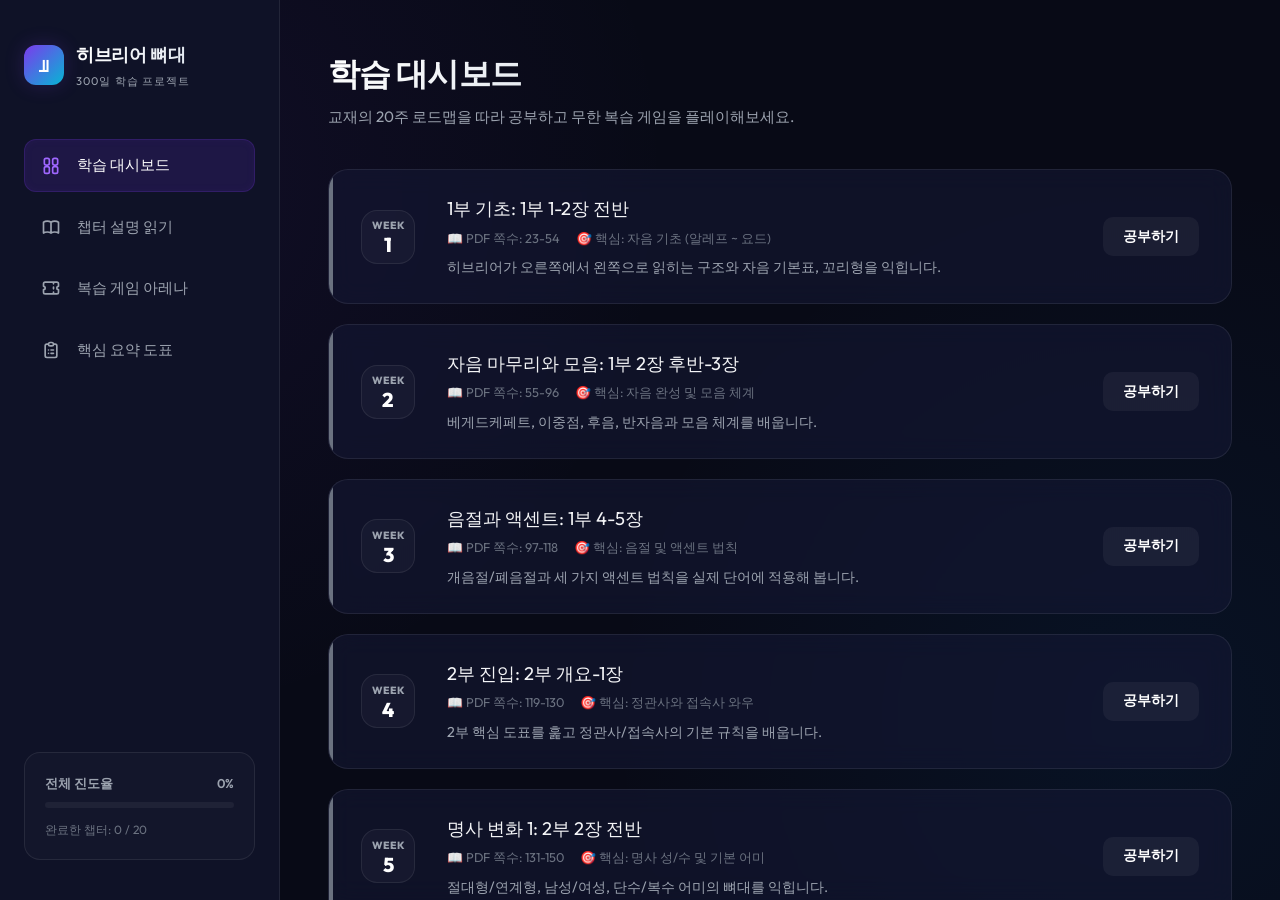
<file: index.html>
<!DOCTYPE html>
<html lang="ko">
<head>
  <meta charset="UTF-8">
  <meta name="viewport" content="width=device-width, initial-scale=1.0">
  <title>300일 히브리어 뼈대 - 대화형 학습 어플리케이션</title>
  <link rel="stylesheet" href="style.css">
</head>
<body>
  <div class="app-container">
    <!-- Sidebar Navigation -->
    <aside class="sidebar">
      <div class="logo-container">
        <div class="logo-icon">ע</div>
        <div>
          <h1 class="logo-text">히브리어 뼈대</h1>
          <div class="logo-subtitle">300일 학습 프로젝트</div>
        </div>
      </div>
      
      <nav>
        <ul class="nav-menu">
          <li class="nav-item">
            <a class="nav-link active" onclick="switchView('dashboard')">
              <svg xmlns="http://www.w3.org/2000/svg" fill="none" viewBox="0 0 24 24" stroke="currentColor">
                <path stroke-linecap="round" stroke-linejoin="round" stroke-width="2" d="M4 6a2 2 0 012-2h2a2 2 0 012 2v4a2 2 0 01-2 2H6a2 2 0 01-2-2V6zM14 6a2 2 0 012-2h2a2 2 0 012 2v4a2 2 0 01-2 2h-2a2 2 0 01-2-2V6zM4 16a2 2 0 012-2h2a2 2 0 012 2v4a2 2 0 01-2 2H6a2 2 0 01-2-2v-4zM14 16a2 2 0 012-2h2a2 2 0 012 2v4a2 2 0 01-2 2h-2a2 2 0 01-2-2v-4z" />
              </svg>
              학습 대시보드
            </a>
          </li>
          <li class="nav-item">
            <a class="nav-link" id="nav-study" onclick="switchView('study')">
              <svg xmlns="http://www.w3.org/2000/svg" fill="none" viewBox="0 0 24 24" stroke="currentColor">
                <path stroke-linecap="round" stroke-linejoin="round" stroke-width="2" d="M12 6.253v13m0-13C10.832 5.477 9.246 5 7.5 5S4.168 5.477 3 6.253v13C4.168 18.477 5.754 18 7.5 18s3.332.477 4.5 1.253m0-13C13.168 5.477 14.754 5 16.5 5c1.747 0 3.332.477 4.5 1.253v13C19.832 18.477 18.247 18 16.5 18c-1.746 0-3.332.477-4.5 1.253" />
              </svg>
              챕터 설명 읽기
            </a>
          </li>
          <li class="nav-item">
            <a class="nav-link" id="nav-game" onclick="switchView('game')">
              <svg xmlns="http://www.w3.org/2000/svg" fill="none" viewBox="0 0 24 24" stroke="currentColor">
                <path stroke-linecap="round" stroke-linejoin="round" stroke-width="2" d="M15 5v2m0 4v2m0 4v2M5 5a2 2 0 00-2 2v3a2 2 0 110 4v3a2 2 0 002 2h14a2 2 0 002-2v-3a2 2 0 110-4V7a2 2 0 00-2-2H5z" />
              </svg>
              복습 게임 아레나
            </a>
          </li>
          <li class="nav-item">
            <a class="nav-link" onclick="switchView('reference')">
              <svg xmlns="http://www.w3.org/2000/svg" fill="none" viewBox="0 0 24 24" stroke="currentColor">
                <path stroke-linecap="round" stroke-linejoin="round" stroke-width="2" d="M9 5H7a2 2 0 00-2 2v12a2 2 0 002 2h10a2 2 0 002-2V7a2 2 0 00-2-2h-2M9 5a2 2 0 002 2h2a2 2 0 002-2M9 5a2 2 0 012-2h2a2 2 0 012 2m-3 7h3m-3 4h3m-6-4h.01M9 16h.01" />
              </svg>
              핵심 요약 도표
            </a>
          </li>
        </ul>
      </nav>
      
      <!-- User Learning Progress widget -->
      <div class="sidebar-progress">
        <div class="progress-header">
          <span>전체 진도율</span>
          <span id="overall-progress-percentage">0%</span>
        </div>
        <div class="progress-bar-container">
          <div class="progress-bar-fill" id="overall-progress-fill"></div>
        </div>
        <div class="progress-status-text" id="overall-progress-text">완료한 챕터: 0 / 20</div>
      </div>
    </aside>
    
    <!-- Main Content Panel -->
    <main class="main-content">
      
      <!-- 1. DASHBOARD VIEW -->
      <section id="dashboard-view">
        <div class="content-header">
          <div>
            <h2 class="header-title">학습 대시보드</h2>
            <p class="header-desc">교재의 20주 로드맵을 따라 공부하고 무한 복습 게임을 플레이해보세요.</p>
          </div>
        </div>
        
        <div class="weeks-grid" id="weeks-container">
          <!-- Dynamically generated week cards will be inserted here -->
        </div>
      </section>
      
      <!-- 2. STUDY / EXPLANATION VIEW -->
      <section id="study-view" style="display: none;">
        <div class="content-header">
          <div>
            <h2 class="header-title" id="study-header-title">챕터 1 학습 설명</h2>
            <p class="header-desc" id="study-header-desc">주차별 교재 본문 설명과 목표 페이지를 확인합니다.</p>
          </div>
          <div>
            <button class="week-action-btn" onclick="switchView('dashboard')">대시보드로 가기</button>
          </div>
        </div>
        
        <div class="study-layout">
          <!-- Text Explanation Content Panel -->
          <div class="explanation-panel">
            <div class="explanation-text" id="explanation-content">
              <!-- Explanations extracted from PDF will be loaded here -->
            </div>
          </div>
          
          <!-- Side Controls Panel -->
          <div class="study-side-panel">
            <!-- Summary Info -->
            <div class="side-card">
              <h3 class="side-card-title">📖 학습 상세</h3>
              <div style="margin-bottom: 1rem; font-size: 0.9rem;">
                <p style="margin-bottom: 0.5rem;"><strong style="color: white;">범위:</strong> <span id="study-pages">PDF 22-30쪽</span></p>
                <p><strong style="color: white;">학습 목표:</strong> <span id="study-goal">히브리어 특징 파악</span></p>
              </div>
              <button class="side-card-btn btn-success" id="btn-mark-complete" onclick="markActiveWeekComplete()">
                ✓ 이 주차 학습 완료
              </button>
            </div>
            
            <!-- Quick Link to Game -->
            <div class="side-card">
              <h3 class="side-card-title">🎮 복습 게임 바로가기</h3>
              <p style="font-size: 0.85rem; color: var(--text-secondary); margin-bottom: 1rem;">
                오늘 배운 챕터 내용을 인터랙티브 게임으로 무한 반복해서 풀어보고 암기하세요!
              </p>
              <button class="side-card-btn btn-primary" onclick="launchGameForActiveWeek()">
                지금 복습 게임 시작
              </button>
            </div>
          </div>
        </div>
      </section>
      
      <!-- 3. GAME ARENA VIEW -->
      <section id="game-view" style="display: none;">
        <div class="content-header">
          <div>
            <h2 class="header-title" id="game-header-title">복습 게임 아레나</h2>
            <p class="header-desc" id="game-header-desc">다양한 게임 모드로 히브리어를 더 빠르게 암기해보세요.</p>
          </div>
          <div>
            <button class="week-action-btn" onclick="backToGameMenu()" id="btn-back-to-games" style="display: none;">다른 게임 하기</button>
          </div>
        </div>
        
        <!-- Game Selection Screen -->
        <div id="game-selection-screen">
          <div class="game-modes-grid">
            <!-- Mode 1: Card Matching -->
            <div class="game-mode-card" onclick="startCardMatchingGame()">
              <div class="game-mode-icon">
                <svg xmlns="http://www.w3.org/2000/svg" fill="none" viewBox="0 0 24 24" stroke="currentColor">
                  <path stroke-linecap="round" stroke-linejoin="round" stroke-width="2" d="M8 7v8a2 2 0 002 2h6M8 7V5a2 2 0 012-2h4.586a1 1 0 01.707.293l4.414 4.414a1 1 0 01.293.707V15a2 2 0 01-2 2h-2M8 7H6a2 2 0 00-2 2v10a2 2 0 002 2h8a2 2 0 002-2v-2" />
                </svg>
              </div>
              <h3 class="game-mode-title">카드 매칭 매치</h3>
              <p class="game-mode-desc">히브리어 자음/모음 카드와 해당하는 한글 이름 카드의 짝을 찾아 맞춰보는 직관적인 카드 뒤집기 게임입니다.</p>
              <button class="side-card-btn btn-primary">시작하기</button>
            </div>
            
            <!-- Mode 2: Pronunciation Quiz -->
            <div class="game-mode-card" onclick="startPronunciationQuiz()">
              <div class="game-mode-icon">
                <svg xmlns="http://www.w3.org/2000/svg" fill="none" viewBox="0 0 24 24" stroke="currentColor">
                  <path stroke-linecap="round" stroke-linejoin="round" stroke-width="2" d="M9 12l2 2 4-4m6 2a9 9 0 11-18 0 9 9 0 0118 0z" />
                </svg>
              </div>
              <h3 class="game-mode-title">발음 & 음가 퀴즈</h3>
              <p class="game-mode-desc">화면에 나타나는 히브리어 글자를 보고 올바른 발음이나 소릿값을 4지선다로 빠르게 맞추는 게임입니다.</p>
              <button class="side-card-btn btn-primary">시작하기</button>
            </div>
            
            <!-- Mode 3: Speed Vocab Game -->
            <div class="game-mode-card" onclick="startSpeedVocabGame()">
              <div class="game-mode-icon">
                <svg xmlns="http://www.w3.org/2000/svg" fill="none" viewBox="0 0 24 24" stroke="currentColor">
                  <path stroke-linecap="round" stroke-linejoin="round" stroke-width="2" d="M13 10V3L4 14h7v7l9-11h-7z" />
                </svg>
              </div>
              <h3 class="game-mode-title">스피드 단어 매칭</h3>
              <p class="game-mode-desc">히브리어 기본 단어들과 알맞은 뜻을 빠르게 짝지어 매칭하고 점수를 쌓는 게임입니다.</p>
              <button class="side-card-btn btn-primary">시작하기</button>
            </div>
          </div>
        </div>
        
        <!-- Game Play Arena -->
        <div id="game-play-arena" style="display: none;">
          <!-- Card Matching Game Board -->
          <div id="card-matching-arena" class="game-arena" style="display: none;">
            <div class="arena-header">
              <h3 id="matching-game-title">히브리어 자음 카드 매칭</h3>
              <div class="stats-group">
                <div class="stat-item">
                  <span class="stat-lbl">성공 짝</span>
                  <span class="stat-val" id="matching-matches">0 / 8</span>
                </div>
                <div class="stat-item">
                  <span class="stat-lbl">시도 횟수</span>
                  <span class="stat-val" id="matching-turns">0</span>
                </div>
              </div>
            </div>
            
            <div class="cards-grid" id="matching-cards-container">
              <!-- Cards will be generated dynamically here -->
            </div>
          </div>
          
          <!-- Pronunciation Quiz Box -->
          <div id="pronunciation-quiz-arena" class="game-arena" style="display: none;">
            <div class="arena-header">
              <h3 id="quiz-game-title">발음/음가 사지선다</h3>
              <div class="stats-group">
                <div class="stat-item">
                  <span class="stat-lbl">점수</span>
                  <span class="stat-val" id="quiz-score">0</span>
                </div>
                <div class="stat-item">
                  <span class="stat-lbl">진행도</span>
                  <span class="stat-val" id="quiz-progress">1 / 10</span>
                </div>
              </div>
            </div>
            
            <div class="quiz-box">
              <div class="quiz-question-card">
                <div class="quiz-question-hebrew" id="quiz-question-character">א</div>
                <p style="color: var(--text-secondary);" id="quiz-question-hint">이 자음의 이름은 무엇일까요?</p>
              </div>
              
              <div class="quiz-choices" id="quiz-choices-container">
                <!-- Choice buttons will be injected here -->
              </div>
            </div>
          </div>
          
          <!-- Speed Vocab Board -->
          <div id="speed-vocab-arena" class="game-arena" style="display: none;">
            <div class="arena-header">
              <h3>스피드 단어 짝맞추기</h3>
              <div class="stats-group">
                <div class="stat-item">
                  <span class="stat-lbl">점수</span>
                  <span class="stat-val" id="vocab-score">0</span>
                </div>
                <div class="stat-item">
                  <span class="stat-lbl">남은 시간</span>
                  <span class="stat-val" id="vocab-timer" style="color: var(--color-warning);">30초</span>
                </div>
              </div>
            </div>
            
            <!-- Standard vocab match block (split column list matching) -->
            <div style="display: grid; grid-template-columns: 1fr 1fr; gap: 2rem; margin: 2rem 0;">
              <div>
                <h4 style="margin-bottom: 1rem; color: white;">히브리어 단어</h4>
                <div id="vocab-left-list" style="display: flex; flex-direction: column; gap: 0.75rem;">
                  <!-- left vocab elements -->
                </div>
              </div>
              <div>
                <h4 style="margin-bottom: 1rem; color: white;">단어의 의미</h4>
                <div id="vocab-right-list" style="display: flex; flex-direction: column; gap: 0.75rem;">
                  <!-- right vocab meanings -->
                </div>
              </div>
            </div>
          </div>
          
        </div>
      </section>
      
      <!-- 4. GRAMMAR REFERENCE VIEW -->
      <section id="reference-view" style="display: none;">
        <div class="content-header">
          <div>
            <h2 class="header-title">히브리어 핵심 요약 도표</h2>
            <p class="header-desc">공부하다가 기억이 나지 않는 문법 뼈대 도표들을 빠르게 참고하세요.</p>
          </div>
        </div>
        
        <div class="reference-container" id="reference-tables-container">
          <!-- Dynamically generated paradigm tables will be injected here -->
        </div>
      </section>
      
    </main>
  </div>
  
  <!-- Import Data files first, then Controller -->
  <script src="data/hebrew_data.js" charset="UTF-8"></script>
  <script src="data/chapters_text.js" charset="UTF-8"></script>
  <script src="app.js" charset="UTF-8"></script>
</body>
</html>
</file>
<file: style.css>
/* Import Premium Google Fonts */
@import url('https://fonts.googleapis.com/css2?family=Cardo:ital,wght@0,400;0,700;1,400&family=Outfit:wght@300;400;500;600;700;800&display=swap');

/* CSS Variables for Clean Design System */
:root {
  --bg-primary: #080A16;
  --bg-secondary: #0F1227;
  --bg-card: rgba(20, 24, 53, 0.6);
  --border-card: rgba(255, 255, 255, 0.08);
  --border-glow: rgba(124, 58, 237, 0.3);
  
  --color-primary: #7C3AED;      /* Vibrant Purple */
  --color-primary-light: #9F67FF;
  --color-secondary: #06B6D4;    /* Sleek Cyan */
  --color-success: #10B981;      /* Emerald Green */
  --color-danger: #EF4444;       /* Rose Red */
  --color-warning: #F59E0B;      /* Amber Yellow */
  
  --text-primary: #F3F4F6;       /* Warm Gray */
  --text-secondary: #9CA3AF;     /* Muted Gray */
  --text-muted: #6B7280;
  
  --font-main: 'Outfit', -apple-system, BlinkMacSystemFont, 'Segoe UI', Roboto, sans-serif;
  --font-hebrew: 'Cardo', 'Times New Roman', serif;
  
  --shadow-premium: 0 10px 30px -10px rgba(0, 0, 0, 0.7);
  --shadow-glow: 0 0 20px rgba(124, 58, 237, 0.2);
  --transition-smooth: all 0.3s cubic-bezier(0.4, 0, 0.2, 1);
}

/* Reset & Base Styles */
* {
  margin: 0;
  padding: 0;
  box-sizing: border-box;
}

body {
  background-color: var(--bg-primary);
  background-image: 
    radial-gradient(circle at 10% 20%, rgba(124, 58, 237, 0.08) 0%, transparent 40%),
    radial-gradient(circle at 90% 80%, rgba(6, 118, 212, 0.08) 0%, transparent 40%);
  color: var(--text-primary);
  font-family: var(--font-main);
  min-height: 100vh;
  line-height: 1.6;
  overflow-x: hidden;
}

/* Typography Customizations */
h1, h2, h3, h4, h5, h6 {
  font-weight: 700;
  letter-spacing: -0.02em;
  color: #FFFFFF;
}

/* Layout Wrapper */
.app-container {
  display: flex;
  min-height: 100vh;
  width: 100vw;
}

/* Glass Sidebar Navigation */
.sidebar {
  width: 280px;
  background-color: var(--bg-secondary);
  border-right: 1px solid var(--border-card);
  padding: 2.5rem 1.5rem;
  display: flex;
  flex-direction: column;
  flex-shrink: 0;
}

.logo-container {
  display: flex;
  align-items: center;
  gap: 0.75rem;
  margin-bottom: 3rem;
}

.logo-icon {
  width: 40px;
  height: 40px;
  background: linear-gradient(135deg, var(--color-primary), var(--color-secondary));
  border-radius: 12px;
  display: flex;
  align-items: center;
  justify-content: center;
  font-weight: 800;
  font-size: 1.25rem;
  color: white;
  box-shadow: var(--shadow-glow);
}

.logo-text {
  font-size: 1.15rem;
  font-weight: 700;
  background: linear-gradient(to right, #FFFFFF, #E2E8F0);
  -webkit-background-clip: text;
  -webkit-text-fill-color: transparent;
}

.logo-subtitle {
  font-size: 0.7rem;
  color: var(--text-secondary);
  text-transform: uppercase;
  letter-spacing: 0.1em;
  margin-top: 0.2rem;
}

.nav-menu {
  list-style: none;
  display: flex;
  flex-direction: column;
  gap: 0.5rem;
}

.nav-item {
  width: 100%;
}

.nav-link {
  display: flex;
  align-items: center;
  gap: 1rem;
  padding: 0.85rem 1rem;
  border-radius: 12px;
  color: var(--text-secondary);
  text-decoration: none;
  font-weight: 500;
  font-size: 0.95rem;
  transition: var(--transition-smooth);
  border: 1px solid transparent;
  cursor: pointer;
}

.nav-link:hover {
  background-color: rgba(255, 255, 255, 0.03);
  color: var(--text-primary);
}

.nav-link.active {
  background-color: rgba(124, 58, 237, 0.15);
  border-color: rgba(124, 58, 237, 0.2);
  color: white;
  box-shadow: inset 0 0 10px rgba(124, 58, 237, 0.05);
}

.nav-link svg {
  width: 20px;
  height: 20px;
  transition: var(--transition-smooth);
}

.nav-link.active svg {
  color: var(--color-primary-light);
}

/* User Progress Overview in Sidebar */
.sidebar-progress {
  margin-top: auto;
  background-color: rgba(255, 255, 255, 0.02);
  border: 1px solid var(--border-card);
  border-radius: 16px;
  padding: 1.25rem;
}

.progress-header {
  display: flex;
  justify-content: space-between;
  font-size: 0.8rem;
  color: var(--text-secondary);
  margin-bottom: 0.5rem;
  font-weight: 600;
}

.progress-bar-container {
  height: 6px;
  background-color: rgba(255, 255, 255, 0.05);
  border-radius: 3px;
  overflow: hidden;
  margin-bottom: 0.75rem;
}

.progress-bar-fill {
  height: 100%;
  width: 0%;
  background: linear-gradient(to right, var(--color-primary), var(--color-secondary));
  border-radius: 3px;
  transition: width 0.5s cubic-bezier(0.4, 0, 0.2, 1);
}

.progress-status-text {
  font-size: 0.75rem;
  color: var(--text-muted);
}

/* Main Content Area */
.main-content {
  flex-grow: 1;
  padding: 3rem;
  overflow-y: auto;
  height: 100vh;
}

.content-header {
  margin-bottom: 2.5rem;
  display: flex;
  justify-content: space-between;
  align-items: center;
}

.header-title {
  font-size: 2rem;
  background: linear-gradient(135deg, #FFFFFF 0%, #CBD5E1 100%);
  -webkit-background-clip: text;
  -webkit-text-fill-color: transparent;
}

.header-desc {
  color: var(--text-secondary);
  font-size: 0.95rem;
  margin-top: 0.35rem;
}

/* Dashboard Curriculum Weeks */
.weeks-grid {
  display: grid;
  grid-template-columns: 1fr;
  gap: 1.25rem;
}

.week-card {
  background-color: var(--bg-card);
  border: 1px solid var(--border-card);
  border-radius: 20px;
  padding: 1.5rem 2rem;
  display: flex;
  align-items: center;
  gap: 2rem;
  transition: var(--transition-smooth);
  backdrop-filter: blur(12px);
  cursor: pointer;
  position: relative;
  overflow: hidden;
}

.week-card::before {
  content: '';
  position: absolute;
  top: 0;
  left: 0;
  width: 4px;
  height: 100%;
  background: var(--text-muted);
  transition: var(--transition-smooth);
}

.week-card:hover {
  transform: translateY(-2px);
  border-color: var(--border-glow);
  box-shadow: var(--shadow-premium), var(--shadow-glow);
}

.week-card.completed::before {
  background: var(--color-success);
}

.week-card.in-progress::before {
  background: var(--color-primary);
}

.week-card:hover::before {
  background: linear-gradient(to bottom, var(--color-primary), var(--color-secondary));
}

.week-number-badge {
  width: 54px;
  height: 54px;
  border-radius: 16px;
  background-color: rgba(255, 255, 255, 0.03);
  border: 1px solid var(--border-card);
  display: flex;
  flex-direction: column;
  align-items: center;
  justify-content: center;
  font-weight: 800;
  flex-shrink: 0;
}

.week-number-badge .lbl {
  font-size: 0.65rem;
  color: var(--text-secondary);
  text-transform: uppercase;
}

.week-number-badge .num {
  font-size: 1.25rem;
  color: white;
  line-height: 1;
}

.week-details {
  flex-grow: 1;
}

.week-title {
  font-size: 1.15rem;
  margin-bottom: 0.25rem;
  display: flex;
  align-items: center;
  gap: 0.75rem;
}

.week-meta {
  font-size: 0.8rem;
  color: var(--text-muted);
  display: flex;
  gap: 1rem;
  margin-bottom: 0.5rem;
}

.week-goal {
  color: var(--text-secondary);
  font-size: 0.9rem;
}

.week-action-btn {
  padding: 0.65rem 1.25rem;
  border-radius: 10px;
  border: none;
  background-color: rgba(255, 255, 255, 0.05);
  color: white;
  font-size: 0.85rem;
  font-weight: 600;
  cursor: pointer;
  transition: var(--transition-smooth);
}

.week-card:hover .week-action-btn {
  background-color: var(--color-primary);
  box-shadow: 0 4px 12px rgba(124, 58, 237, 0.3);
}

.week-status-badge {
  font-size: 0.75rem;
  padding: 0.25rem 0.65rem;
  border-radius: 20px;
  font-weight: 600;
}

.week-status-badge.status-completed {
  background-color: rgba(16, 185, 129, 0.15);
  color: var(--color-success);
  border: 1px solid rgba(16, 185, 129, 0.2);
}

.week-status-badge.status-inprogress {
  background-color: rgba(124, 58, 237, 0.15);
  color: var(--color-primary-light);
  border: 1px solid rgba(124, 58, 237, 0.2);
}

/* Study / Explanation View */
.study-layout {
  display: grid;
  grid-template-columns: 2fr 1fr;
  gap: 2rem;
}

.explanation-panel {
  background-color: var(--bg-card);
  border: 1px solid var(--border-card);
  border-radius: 24px;
  padding: 2.5rem;
  backdrop-filter: blur(12px);
  max-height: 80vh;
  overflow-y: auto;
}

.explanation-text {
  font-size: 1.05rem;
  color: var(--text-primary);
}

.explanation-text h2 {
  font-size: 1.5rem;
  margin-top: 2rem;
  margin-bottom: 1rem;
  color: white;
  border-left: 4px solid var(--color-primary);
  padding-left: 0.75rem;
}

.explanation-text h3 {
  font-size: 1.2rem;
  margin-top: 1.5rem;
  margin-bottom: 0.75rem;
  color: var(--color-secondary);
}

.explanation-text p {
  margin-bottom: 1.25rem;
  text-align: justify;
}

/* Premium Styling for Hebrew Text Blocks */
.hebrew-word {
  font-family: var(--font-hebrew);
  font-size: 1.85rem;
  direction: rtl;
  display: inline-block;
  color: var(--color-secondary);
  font-weight: 400;
  vertical-align: middle;
  padding: 0 0.25rem;
  line-height: 1;
}

.hebrew-block {
  text-align: center;
  background-color: rgba(255, 255, 255, 0.02);
  border: 1px solid var(--border-card);
  border-radius: 16px;
  padding: 2rem;
  margin: 1.5rem 0;
}

.hebrew-block .large-hebrew {
  font-family: var(--font-hebrew);
  font-size: 4rem;
  direction: rtl;
  margin-bottom: 0.75rem;
  line-height: 1.1;
  color: white;
}

/* Side Action Panel in Study Mode */
.study-side-panel {
  display: flex;
  flex-direction: column;
  gap: 1.5rem;
}

.side-card {
  background-color: var(--bg-card);
  border: 1px solid var(--border-card);
  border-radius: 20px;
  padding: 1.5rem;
  backdrop-filter: blur(12px);
}

.side-card-title {
  font-size: 1.1rem;
  margin-bottom: 1rem;
  color: white;
  display: flex;
  align-items: center;
  gap: 0.5rem;
}

.side-card-btn {
  width: 100%;
  padding: 0.85rem;
  border-radius: 12px;
  border: none;
  font-size: 0.95rem;
  font-weight: 700;
  cursor: pointer;
  transition: var(--transition-smooth);
  display: flex;
  align-items: center;
  justify-content: center;
  gap: 0.75rem;
}

.btn-primary {
  background: linear-gradient(135deg, var(--color-primary) 0%, #6366F1 100%);
  color: white;
  box-shadow: 0 4px 14px rgba(124, 58, 237, 0.3);
}

.btn-primary:hover {
  transform: translateY(-1px);
  box-shadow: 0 6px 18px rgba(124, 58, 237, 0.4);
}

.btn-success {
  background-color: rgba(16, 185, 129, 0.1);
  border: 1px solid rgba(16, 185, 129, 0.3);
  color: var(--color-success);
}

.btn-success:hover {
  background-color: var(--color-success);
  color: white;
}

/* Game Selection / Mode Interface */
.game-container {
  display: flex;
  flex-direction: column;
  gap: 2rem;
}

.game-modes-grid {
  display: grid;
  grid-template-columns: repeat(auto-fit, minmax(280px, 1fr));
  gap: 1.5rem;
}

.game-mode-card {
  background-color: var(--bg-card);
  border: 1px solid var(--border-card);
  border-radius: 24px;
  padding: 2rem;
  text-align: center;
  transition: var(--transition-smooth);
  cursor: pointer;
  display: flex;
  flex-direction: column;
  align-items: center;
  position: relative;
}

.game-mode-card:hover {
  transform: translateY(-4px);
  border-color: var(--color-secondary);
  box-shadow: var(--shadow-premium), 0 0 20px rgba(6, 182, 212, 0.15);
}

.game-mode-icon {
  width: 64px;
  height: 64px;
  border-radius: 20px;
  background-color: rgba(6, 182, 212, 0.1);
  display: flex;
  align-items: center;
  justify-content: center;
  color: var(--color-secondary);
  margin-bottom: 1.5rem;
}

.game-mode-card:nth-child(2) .game-mode-icon {
  background-color: rgba(124, 58, 237, 0.1);
  color: var(--color-primary-light);
}

.game-mode-title {
  font-size: 1.25rem;
  margin-bottom: 0.5rem;
}

.game-mode-desc {
  color: var(--text-secondary);
  font-size: 0.9rem;
  margin-bottom: 1.5rem;
  flex-grow: 1;
}

/* Card Matching Game Arena */
.game-arena {
  background-color: var(--bg-card);
  border: 1px solid var(--border-card);
  border-radius: 24px;
  padding: 2.5rem;
  display: flex;
  flex-direction: column;
  gap: 1.5rem;
  backdrop-filter: blur(12px);
}

.arena-header {
  display: flex;
  justify-content: space-between;
  align-items: center;
  border-bottom: 1px solid var(--border-card);
  padding-bottom: 1.25rem;
}

.stats-group {
  display: flex;
  gap: 2rem;
}

.stat-item {
  display: flex;
  flex-direction: column;
}

.stat-lbl {
  font-size: 0.75rem;
  color: var(--text-muted);
  text-transform: uppercase;
}

.stat-val {
  font-size: 1.35rem;
  font-weight: 700;
  color: white;
}

/* Flashcard Matching Grid */
.cards-grid {
  display: grid;
  grid-template-columns: repeat(4, 1fr);
  gap: 1rem;
  margin: 1rem 0;
}

.flip-card {
  aspect-ratio: 4 / 3;
  perspective: 1000px;
  cursor: pointer;
}

.flip-card-inner {
  position: relative;
  width: 100%;
  height: 100%;
  text-align: center;
  transition: transform 0.5s;
  transform-style: preserve-3d;
}

.flip-card.flipped .flip-card-inner {
  transform: rotateY(180deg);
}

.flip-card-front, .flip-card-back {
  position: absolute;
  width: 100%;
  height: 100%;
  -webkit-backface-visibility: hidden;
  backface-visibility: hidden;
  border-radius: 16px;
  display: flex;
  align-items: center;
  justify-content: center;
  border: 1px solid var(--border-card);
}

.flip-card-front {
  background-color: #121735;
  color: var(--color-primary-light);
  font-size: 2.5rem;
}

.flip-card-back {
  background-color: var(--bg-secondary);
  color: white;
  transform: rotateY(180deg);
  font-size: 1.2rem;
  font-weight: 600;
  padding: 1rem;
}

/* Distinct card states for matches */
.flip-card.matched .flip-card-front,
.flip-card.matched .flip-card-back {
  border-color: var(--color-success);
  background-color: rgba(16, 185, 129, 0.08);
  opacity: 0.6;
  cursor: default;
}

/* Typing / Pronunciation Quiz Layout */
.quiz-box {
  max-width: 600px;
  margin: 2rem auto;
  text-align: center;
  display: flex;
  flex-direction: column;
  gap: 2rem;
}

.quiz-question-card {
  background-color: rgba(255, 255, 255, 0.01);
  border: 1px solid var(--border-card);
  border-radius: 20px;
  padding: 3rem 2rem;
}

.quiz-question-hebrew {
  font-family: var(--font-hebrew);
  font-size: 5rem;
  color: white;
  margin-bottom: 1.5rem;
  line-height: 1;
}

.quiz-choices {
  display: grid;
  grid-template-columns: repeat(2, 1fr);
  gap: 1rem;
}

.choice-btn {
  background-color: rgba(255, 255, 255, 0.03);
  border: 1px solid var(--border-card);
  padding: 1.25rem;
  border-radius: 16px;
  font-size: 1.05rem;
  color: var(--text-primary);
  font-weight: 600;
  cursor: pointer;
  transition: var(--transition-smooth);
}

.choice-btn:hover {
  background-color: rgba(255, 255, 255, 0.06);
  border-color: var(--text-secondary);
}

.choice-btn.correct {
  background-color: rgba(16, 185, 129, 0.2) !important;
  border-color: var(--color-success) !important;
  color: white;
}

.choice-btn.incorrect {
  background-color: rgba(239, 68, 68, 0.2) !important;
  border-color: var(--color-danger) !important;
  color: white;
}

/* Keyboard Input Helper styling */
.input-wrapper {
  position: relative;
  display: flex;
  gap: 0.5rem;
}

.typing-input {
  flex-grow: 1;
  background-color: rgba(255, 255, 255, 0.03);
  border: 1px solid var(--border-card);
  border-radius: 12px;
  padding: 1rem;
  font-size: 1.1rem;
  color: white;
  text-align: center;
}

.typing-input:focus {
  outline: none;
  border-color: var(--color-primary);
}

/* Reference Tables Tab */
.reference-container {
  display: flex;
  flex-direction: column;
  gap: 3rem;
}

.reference-section-title {
  font-size: 1.5rem;
  border-bottom: 2px solid var(--border-card);
  padding-bottom: 0.75rem;
  margin-bottom: 1.5rem;
}

.premium-table-wrapper {
  overflow-x: auto;
  border-radius: 20px;
  border: 1px solid var(--border-card);
  box-shadow: var(--shadow-premium);
}

.premium-table {
  width: 100%;
  border-collapse: collapse;
  text-align: left;
  background-color: var(--bg-card);
}

.premium-table th {
  background-color: #121631;
  padding: 1.25rem 1.5rem;
  font-weight: 600;
  font-size: 0.95rem;
  color: white;
  border-bottom: 1px solid var(--border-card);
}

.premium-table td {
  padding: 1.15rem 1.5rem;
  border-bottom: 1px solid var(--border-card);
  font-size: 0.95rem;
  color: var(--text-primary);
}

.premium-table tr:last-child td {
  border-bottom: none;
}

.premium-table tr:hover td {
  background-color: rgba(255, 255, 255, 0.01);
}

/* Responsive media queries */
@media (max-width: 1024px) {
  .app-container {
    flex-direction: column;
  }
  .sidebar {
    width: 100%;
    padding: 1.5rem;
    border-right: none;
    border-bottom: 1px solid var(--border-card);
  }
  .logo-container {
    margin-bottom: 1.5rem;
  }
  .nav-menu {
    flex-direction: row;
    overflow-x: auto;
    padding-bottom: 0.5rem;
  }
  .sidebar-progress {
    display: none;
  }
  .main-content {
    padding: 1.5rem;
    height: auto;
    overflow-y: visible;
  }
  .study-layout {
    grid-template-columns: 1fr;
  }
}

@media (max-width: 768px) {
  .cards-grid {
    grid-template-columns: repeat(3, 1fr);
  }
  .quiz-choices {
    grid-template-columns: 1fr;
  }
}
</file>
